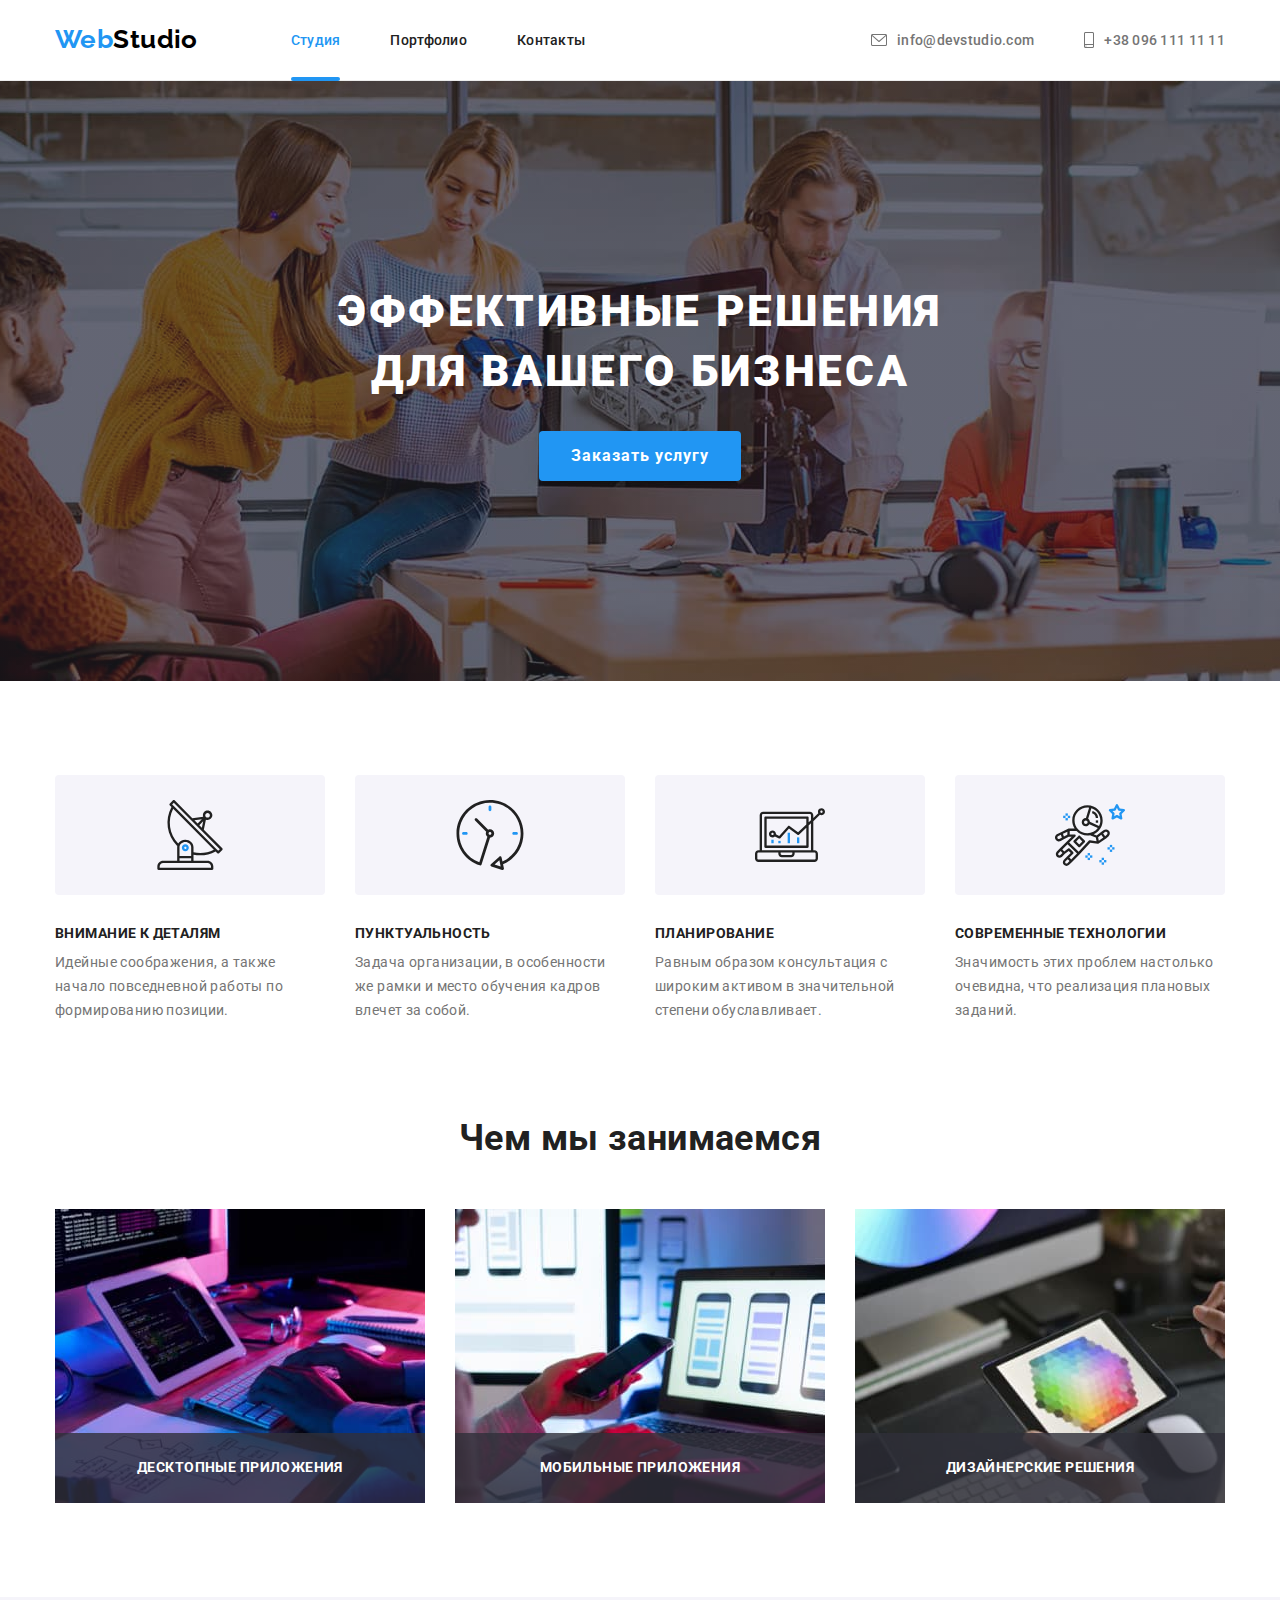
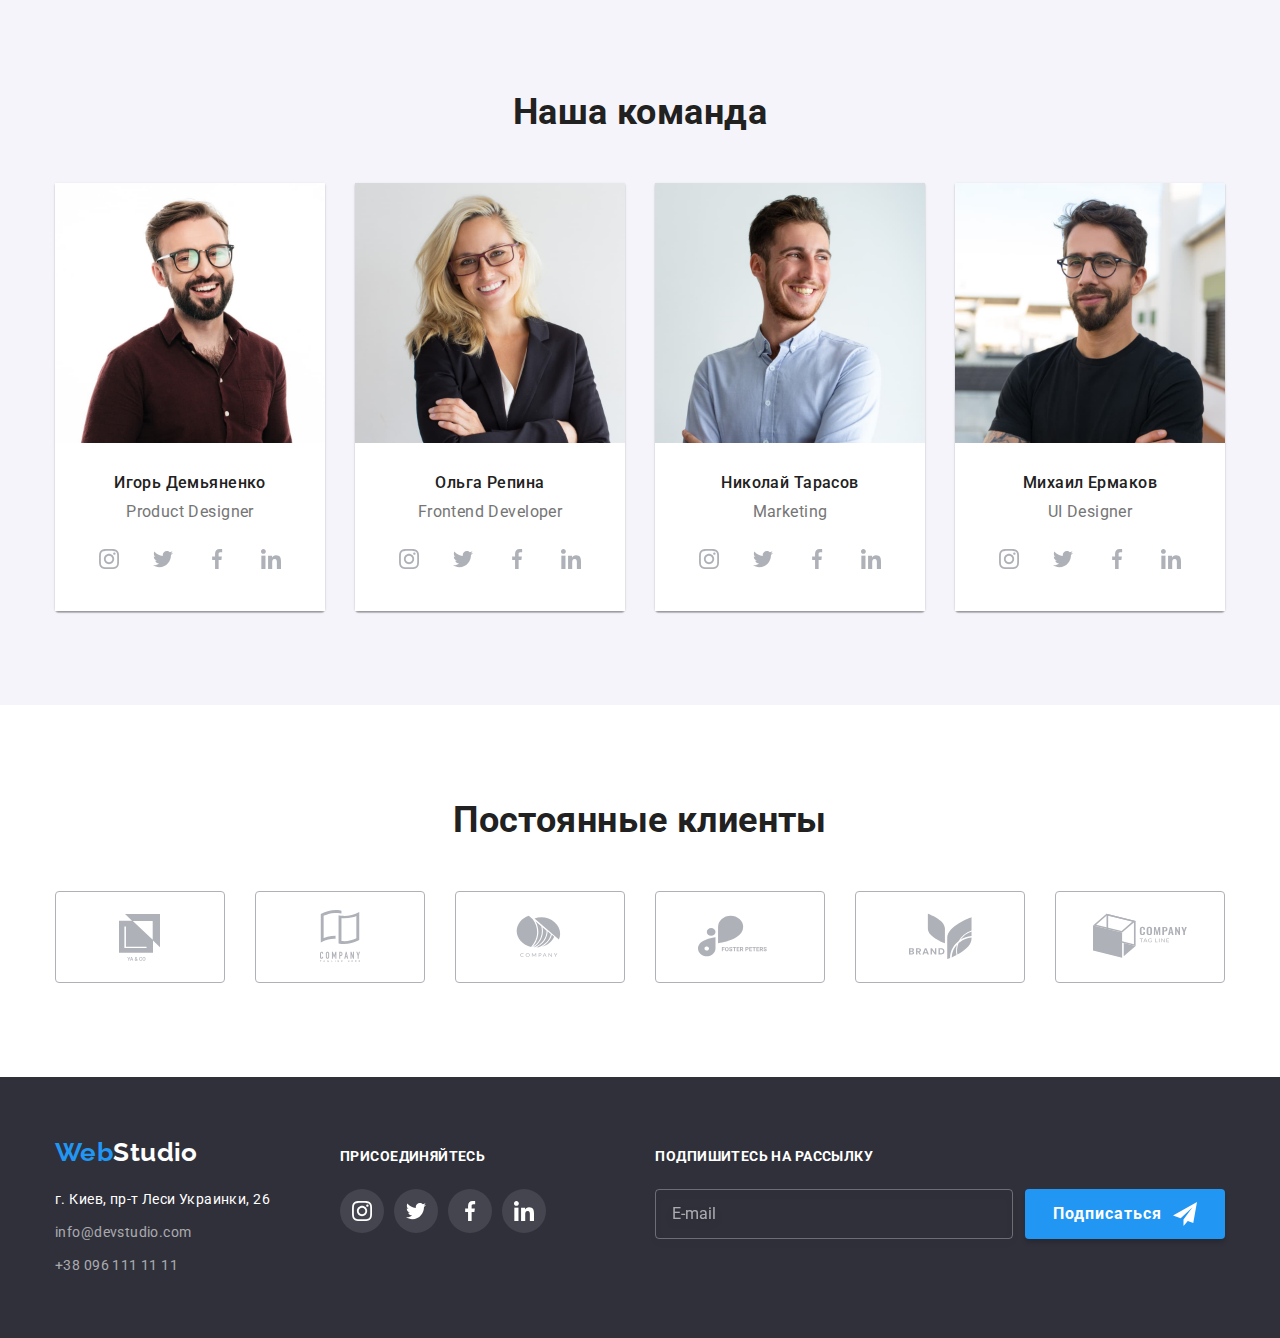
<file: index.html>
<!DOCTYPE html>
<html lang="ru">
<head>
    <meta charset="UTF-8">
    <meta http-equiv="X-UA-Compatible" content="IE=edge">
    <meta name="viewport" content="width=device-width, initial-scale=1.0">
    <title>WebStudio</title>

    <link rel="preconnect" href="https://fonts.googleapis.com">
    <link rel="preconnect" href="https://fonts.gstatic.com" crossorigin>
    <link href="https://fonts.googleapis.com/css2?family=Raleway:wght@700&family=Roboto:wght@400;500;700;900&display=swap"
        rel="stylesheet">

        <link rel="stylesheet" href="./css/main.min.css">
</head>
<body class="page">

<!-- --------------HEADER--------------- -->

    <header class="header">
        <div class="container header__container">
            <nav class="site-nav header__container">
                <a href="./index.html" class="logo link">Web<span class="header__logo">Studio</span></a>
                <ul class="site-nav__list list">
                    <li class="site-nav__item"><a href="./index.html" class="site-nav__link link current">Студия</a></li>
                    <li class="site-nav__item"><a href="./portfolio.html" class="site-nav__link link ">Портфолио</a></li>
                    <li class="site-nav__item"><a href="" class="site-nav__link link">Контакты</a></li>
                </ul>
            </nav>
            <ul class="contacts__list list">
                <li class="contacts-list__item">
                    <a class="site-nav__link link" href="mailto:info@devstudio.com">
                        <svg class="contact-list__icon" width="16" height="12">
                            <use href="./img/icons.svg#icon-envelope"></use>
                        </svg>
                        info@devstudio.com
                    </a>
                    
                </li>
                <li class="contacts-list__item">
                    <a class="site-nav__link link" href="tel:+380961111111">
                        <svg class="contact-list__icon" width="10" height="16">
                            <use href="./img/icons.svg#icon-smartphone"></use>
                        </svg>
                        +38 096 111 11 11</a>
                </li>
            </ul>
        </div>
    </header>
<!------------------------ HERO --------------------->
    <main>
            <section class="hero">
                <div class="container">
                    <h1 class="hero__title">Эффективные решения <br> для вашего бизнеса</h1>
                    <button data-modal-open type="button" class="hero__button button">Заказать услугу</button>
                </div>
            </section>

<!-- --------------------- FEATURES --------------------- -->

        <section class="features section">
            <div class="container">
                <h2 class="visually-hidden">Особенности</h2>
                <ul class="features__list list">
                    <li class="features__item">
                        <div class="features__bg">
                                <svg class="features__icon" width="70" height="70">
                                    <use href="img/icons.svg#icon-antenna" ></use>
                                </svg>
                        </div>
                        <h3 class="features__title">ВНИМАНИЕ К ДЕТАЛЯМ</h3>
                        <p class="features__paragraph">Идейные соображения, а также начало повседневной работы по формированию позиции.</p>
                    </li>
                    <li class="features__item">
                        <div class="features__bg">
                            <svg class="features__icon" width="70" height="70">
                                <use href="img/icons.svg#icon-clock"></use>
                            </svg>
                        </div>
                        <h3 class="features__title">ПУНКТУАЛЬНОСТЬ</h3>
                        <p class="features__paragraph">Задача организации, в особенности же рамки и место обучения кадров влечет за собой.</p>
                    </li>
                    <li class="features__item">
                        <div class="features__bg">
                            <svg class="features__icon" width="70" height="70">
                                <use href="img/icons.svg#icon-diagram"></use>
                            </svg>
                        </div>
                        <h3 class="features__title">ПЛАНИРОВАНИЕ</h3>
                        <p class="features__paragraph">Равным образом консультация с широким активом в значительной степени обуславливает.</p>
                    </li>
                    <li class="features__item">
                        <div class="features__bg">
                            <svg class="features__icon" width="70" height="70">
                                <use href="img/icons.svg#icon-astronaut"></use>
                            </svg>
                        </div>
                        <h3 class="features__title">СОВРЕМЕННЫЕ ТЕХНОЛОГИИ</h3>
                        <p class="features__paragraph">Значимость этих проблем настолько очевидна, что реализация плановых заданий.</p>
                    </li>
                </ul>
            </div>
        </section>

        <!-- --------------------- OUR WORK --------------------- -->

        <section class="our-work section">
            <div class="container">
                <h2 class="section__title">Чем мы занимаемся</h2>
                <ul class="list our-work__list"> 
                    <li class="our-work__item">
                            <img src="./img/work1.jpg" alt="Пишем код" width="370" height="294">
                            <div class="thumb">
                                <p class="thumb__text">Десктопные приложения</p>
                            </div>

                    </li>
                    <li class="our-work__item">
                        <img src="./img/work2.jpg" alt="Адаптируем код" width="370" height="294">
                        <div class="thumb">
                            <p class="thumb__text">Мобильные приложения</p>
                        </div>
                    </li>
                    <li class="our-work__item">
                        <img src="./img/work3.jpg" alt="Применяем стили" width="370" height="294">
                        <div class="thumb">
                            <p class="thumb__text">Дизайнерские решения</p>
                        </div>
                    </li>
                </ul>
            </div>
        </section>

<!-- --------------------- COMMAND --------------------- -->

        <section class="command section">
            <div class="container">
                <h2 class="section__title">Наша команда</h2>
                <ul class="list command__list">
                    <li class="command__item">
                        <img class="commamd__img" src="./img/team1.jpg" alt="Игорь Демьяненко" width="270" height="260">
                        <div class="command__person">
                            <h3 class="command__title">Игорь Демьяненко</h3>
                            <p class="command__paragraph">Product Designer</p>
                            <ul class="list social__list">
                                <li class="social__item">
                                    <a href="" class="social__link social__link" target="_blank" rel="noreferrer noopener">
                                        <svg class="social__icon" width="20" height="20">
                                            <use href="./img/icons.svg#icon-instagram">

                                            </use>
                                        </svg>
                                    </a>
                                </li>
                                <li class="social__item">
                                    <a href="" class="social__link social__link" target="_blank" rel="noreferrer noopener">
                                        <svg class="social__icon" width="20" height="20">
                                            <use href="./img/icons.svg#icon-twitter">
                                    
                                            </use>
                                        </svg>
                                    </a>
                                </li>
                                <li class="social__item">
                                    <a href="" class="social__link social__link" target="_blank" rel="noreferrer noopener">
                                        <svg class="social__icon" width="20" height="20">
                                            <use href="./img/icons.svg#icon-facebook">
                                    
                                            </use>
                                        </svg>
                                    </a>
                                </li>
                                <li class="social__item">
                                    <a href="" class="social__link social__link" target="_blank" rel="noreferrer noopener">
                                        <svg class="social__icon" width="20" height="20">
                                            <use href="./img/icons.svg#icon-linkedin">
                                    
                                            </use>
                                        </svg>
                                    </a>
                                </li>
                            </ul>
                        </div>
                    </li>
                    <li class="command__item">
                        <img class="commamd__img" src="./img/team2.jpg" alt="Ольга Репина" width="270" height="260">
                        <div class="command__person">
                            <h3 class="command__title">Ольга Репина</h3>
                            <p class="command__paragraph">Frontend Developer</p>
                            <ul class="list social__list">
                                <li class="social__item">
                                    <a href="" class="social__link social__link" target="_blank" rel="noreferrer noopener">
                                        <svg class="social__icon" width="20" height="20">
                                            <use href="./img/icons.svg#icon-instagram">
                            
                                            </use>
                                        </svg>
                                    </a>
                                </li>
                                <li class="social__item">
                                    <a href="" class="social__link social__link" target="_blank" rel="noreferrer noopener">
                                        <svg class="social__icon" width="20" height="20">
                                            <use href="./img/icons.svg#icon-twitter">
                            
                                            </use>
                                        </svg>
                                    </a>
                                </li>
                                <li class="social__item">
                                    <a href="" class="social__link social__link" target="_blank" rel="noreferrer noopener">
                                        <svg class="social__icon" width="20" height="20">
                                            <use href="./img/icons.svg#icon-facebook">
                            
                                            </use>
                                        </svg>
                                    </a>
                                </li>
                                <li class="social__item">
                                    <a href="" class="social__link social__link" target="_blank" rel="noreferrer noopener">
                                        <svg class="social__icon" width="20" height="20">
                                            <use href="./img/icons.svg#icon-linkedin">
                            
                                            </use>
                                        </svg>
                                    </a>
                                </li>
                            </ul>
                        </div>
                    </li>
                    <li class="command__item">
                        <img class="commamd__img" src="./img/team3.jpg" alt="Николай Тарасов" width="270" height="260">
                        <div class="command__person">
                            <h3 class="command__title">Николай Тарасов</h3>
                            <p class="command__paragraph">Marketing</p>
                            <ul class="list social__list">
                                <li class="social__item">
                                    <a href="" class="social__link social__link" target="_blank" rel="noreferrer noopener">
                                        <svg class="social__icon" width="20" height="20">
                                            <use href="./img/icons.svg#icon-instagram">
                            
                                            </use>
                                        </svg>
                                    </a>
                                </li>
                                <li class="social__item">
                                    <a href="" class="social__link social__link" target="_blank" rel="noreferrer noopener">
                                        <svg class="social__icon" width="20" height="20">
                                            <use href="./img/icons.svg#icon-twitter">
                            
                                            </use>
                                        </svg>
                                    </a>
                                </li>
                                <li class="social__item">
                                    <a href="" class="social__link social__link" target="_blank" rel="noreferrer noopener">
                                        <svg class="social__icon" width="20" height="20">
                                            <use href="./img/icons.svg#icon-facebook">
                            
                                            </use>
                                        </svg>
                                    </a>
                                </li>
                                <li class="social__item">
                                    <a href="" class="social__link social__link" target="_blank" rel="noreferrer noopener">
                                        <svg class="social__icon" width="20" height="20">
                                            <use href="./img/icons.svg#icon-linkedin">
                            
                                            </use>
                                        </svg>
                                    </a>
                                </li>
                            </ul>
                        </div>
                    </li>
                    <li class="command__item">
                        <img class="commamd__img" src="./img/team4.jpg" alt="Михаил Ермаков" width="270" height="260">
                        <div class="command__person">
                            <h3 class="command__title">Михаил Ермаков</h3>
                            <p class="command__paragraph">UI Designer</p>
                            <ul class="list social__list">
                                <li class="social__item">
                                    <a href="" class="social__link social__link" target="_blank" rel="noreferrer noopener">
                                        <svg class="social__icon" width="20" height="20">
                                            <use href="./img/icons.svg#icon-instagram">
                            
                                            </use>
                                        </svg>
                                    </a>
                                </li>
                                <li class="social__item">
                                    <a href="" class="social__link social__link" target="_blank" rel="noreferrer noopener">
                                        <svg class="social__icon" width="20" height="20">
                                            <use href="./img/icons.svg#icon-twitter">
                            
                                            </use>
                                        </svg>
                                    </a>
                                </li>
                                <li class="social__item">
                                    <a href="" class="social__link social__link" target="_blank" rel="noreferrer noopener">
                                        <svg class="social__icon" width="20" height="20">
                                            <use href="./img/icons.svg#icon-facebook">
                            
                                            </use>
                                        </svg>
                                    </a>
                                </li>
                                <li class="social__item">
                                    <a href="" class="social__link social__link" target="_blank" rel="noreferrer noopener">
                                        <svg class="social__icon" width="20" height="20">
                                            <use href="./img/icons.svg#icon-linkedin">
                            
                                            </use>
                                        </svg>
                                    </a>
                                </li>
                            </ul>
                        </div>
                    </li>
                </ul>
            </div>
        </section>

        <!-- --------------------- PARTNERS --------------------- -->

        <section class="partners section">
            <div class="container partners__content">
                <h2 class="section__title">Постоянные клиенты</h2>
                <ul class="list partners__list">
                    <li class="partners__item">
                            <a href="" class="partners__link" target="_blank" rel="noreferrer noopener">
                                <svg class="partners__icon" width="106" height="60">
                                    <use href="./img/icons.svg#icon-Logo-1" ></use>
                                </svg>
                            </a>
                    </li>
                    <li class="partners__item">
                        <a href="" class="partners__link" target="_blank" rel="noreferrer noopener">
                            <svg class="partners__icon"  width="106" height="60">
                                <use href="./img/icons.svg#icon-Logo-2"></use>
                            </svg>
                        </a>
                    </li>
                    <li class="partners__item">
                        <a href="" class="partners__link" target="_blank" rel="noreferrer noopener">
                            <svg class="partners__icon" width="106" height="60">
                                <use href="./img/icons.svg#icon-Logo-3" ></use>
                            </svg>
                        </a>
                    </li>
                    <li class="partners__item">
                        <a href="" class="partners__link" target="_blank" rel="noreferrer noopener">
                            <svg class="partners__icon" width="106" height="60">
                                <use href="./img/icons.svg#icon-Logo-4" ></use>
                            </svg>
                        </a>
                    </li>
                    <li class="partners__item">
                        <a href="" class="partners__link" target="_blank" rel="noreferrer noopener">
                            <svg class="partners__icon" width="106" height="60">
                                <use href="./img/icons.svg#icon-Logo-5" ></use>
                            </svg>
                        </a>
                    </li>
                    <li class="partners__item">
                        <a href="" class="partners__link" target="_blank" rel="noreferrer noopener">
                            <svg class="partners__icon" width="106" height="60">
                                <use href="./img/icons.svg#icon-Logo-6" ></use>
                            </svg>
                        </a>
                    </li>
                </ul>

            </div>
            
        </section>

    </main>

<!-- --------------------- FOOTER --------------------- -->

<footer class="footer">
    <div class="container footer__container">
        <div class="footer__cont-item">
            <a class="logo link" href="./index.html">Web<span class="footer__logo">Studio</span></a>
            <address class="address">
                <ul class="list">
                    <li class="adress__item">
                        <a class="address__location link" href="https://goo.gl/maps/xSkkUEiwsvb9ifkXA" target="_blank"
                            rel="noreferrer noopener">г. Киев, пр-т Леси Украинки, 26</a>
                    </li>
                    <li class="adress__item">
                        <a class="address__link link" href="mailto:info@devstudio.com">info@devstudio.com</a>
                    </li>
                    <li class="adress__item">
                        <a class="address__link link" href="tel:+380961111111">+38 096 111 11 11</a>
                    </li>
                </ul>
            </address>
        </div>


        <div class="footer__cont-item">
            <b class="footer__title">присоединяйтесь</b>
            <ul class="list social__list">
                <li class="social__item">
                    <a href="" class="footer__social-link social__link" target="_blank" rel="noreferrer noopener">
                        <svg class="social__icon" width="20" height="20">
                            <use href="./img/icons.svg#icon-instagram">

                            </use>
                        </svg>
                    </a>
                </li>
                <li class="social__item">
                    <a href="" class="footer__social-link social__link" target="_blank" rel="noreferrer noopener">
                        <svg class="social__icon" width="20" height="20">
                            <use href="./img/icons.svg#icon-twitter">

                            </use>
                        </svg>
                    </a>
                </li>
                <li class="social__item">
                    <a href="" class="footer__social-link social__link" target="_blank" rel="noreferrer noopener">
                        <svg class="social__icon" width="20" height="20">
                            <use href="./img/icons.svg#icon-facebook">

                            </use>
                        </svg>
                    </a>
                </li>
                <li class="social__item">
                    <a href="" class="footer__social-link social__link" target="_blank" rel="noreferrer noopener">
                        <svg class="social__icon" width="20" height="20">
                            <use href="./img/icons.svg#icon-linkedin">

                            </use>
                        </svg>
                    </a>
                </li>
            </ul>

        </div>

        <div class="footer__cont-item">
            <b class="footer__title">Подпишитесь на рассылку</b>
            <form class="footer-form" >
               <div class="footer-form__content"> 
                    <input type="email" name="subscribe" placeholder="E-mail" class="footer__input">
                    <button type="submit" class="button footer__submit-button">
                        Подписаться
                        <svg width="24" height="24" class="footer__submit-icon">
                            <use href="./img/icons.svg#icon-send"></use>
                        </svg>
                    </button>
               </div>
            </form>
        </div>
    </div>
</footer>

<!-- BACKDROP -->
<div data-modal class="backdrop is-hidden">
    <div class="modal">
        <button data-modal-close type="button" class="modal__button">
        <svg class="modal__icon" width="18" height="18">
            <use href="./img/icons.svg#close-black" ></use>
        </svg>
        </button>

     
            
            <form class="form">
                <b class="form__title">Оставьте свои данные, мы вам перезвоним</b>
                
                <div class="form__wrapper">
                    <div class="form__field">
                        <label for="name" class="form__lable"><span class="label__text">Имя</span></label>
                        <div class="form__wrap">
                            <input type="text" name="user-name" id="name" class="form__input">
                            <svg width="18" height="18" class="form__input-icon">
                                <use href="./img/icons.svg#person-black"></use>
                            </svg>
                        </div>
                    </div>
                    
                    <div class="form__field">
                        <label for="tel" class="form__lable"><span class="label__text">Телефон</span></label>
                    <div class="form__wrap">
                            <input type="tel" name="tel" id="tel" class="form__input">
                            <svg width="18" height="18" class="form__input-icon">
                                <use href="./img/icons.svg#phone-black"></use>
                            </svg>
                    </div>
                    </div>
        
                    <div class="form__field">
                        <label for="email" class="form__lable"><span class="label__text">Почта</span></label>
                    <div class="form__wrap">
                            <input type="email" name="email" id="email" class="form__input">
                            <svg width="18" height="18" class="form__input-icon">
                                <use href="./img/icons.svg#email-black"></use>
                            </svg>
                    </div>
                    </div>
        
                    <div class="form__field form__field-textarea">
                        <label for="comment" class="form__lable" ><span class="label__text">Комментарий</span></label>
                        <textarea name="comment" id="comment" placeholder="Введите текст" class="form__input form__textarea"></textarea>
                    </div>
                </div>

                    <label for="policy" class="privat__policy">
                    <input type="checkbox" name="policy" class="policy" id="policy" >
                    <span class="check-box"></span>
                   
                     Соглашаюсь с рассылкой и принимаю &#160;<a href="" class="privat-policy__link" target="_blank" rel="noreferrer noopener">  Условия договора</a>
                </label>

                <div class="modal__send-button">
                <button type="submit" class="modal__submit-button button">Отправить</button>
                </div>
            
            </form>
        
    </div>
</div>

<script src="./js/modal.js"></script>
</body>
</html>
</file>
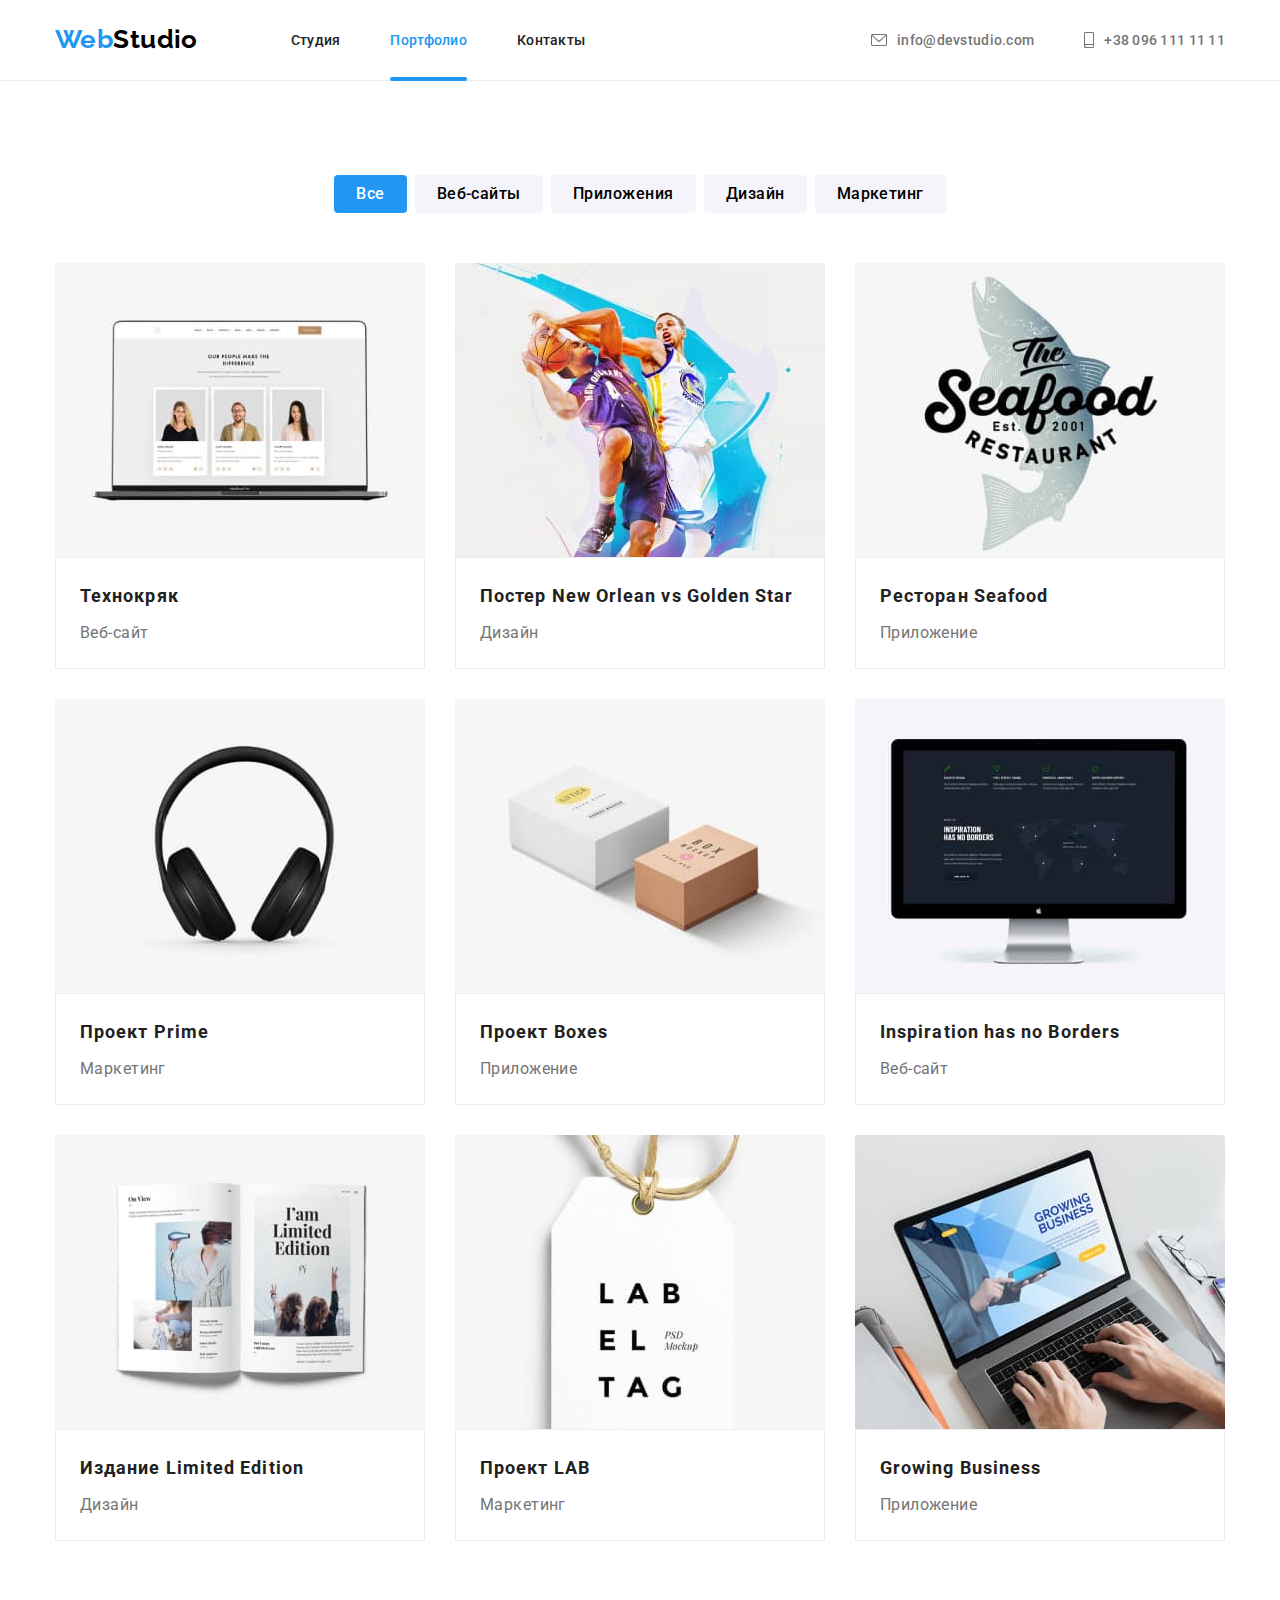
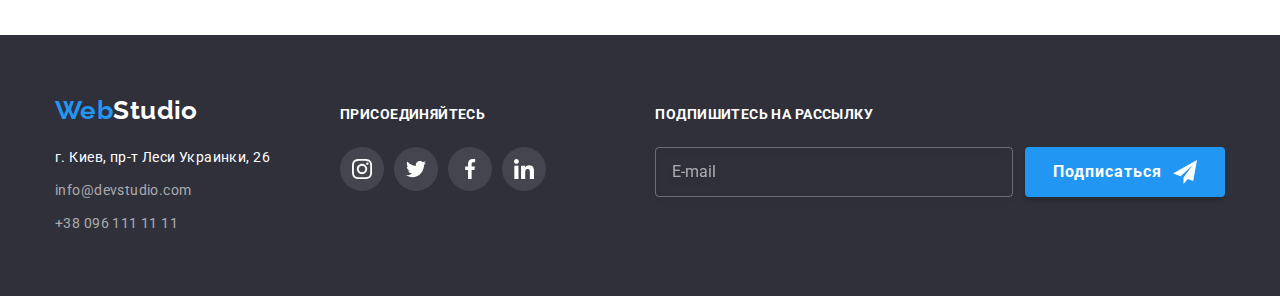
<file: portfolio.html>
<!DOCTYPE html>
<html lang="ru">
<head>
    <meta charset="UTF-8">
    <meta http-equiv="X-UA-Compatible" content="IE=edge">
    <meta name="viewport" content="width=device-width, initial-scale=1.0">
    <title>Portfolio</title>


    <link rel="preconnect" href="https://fonts.googleapis.com">
    <link rel="preconnect" href="https://fonts.gstatic.com" crossorigin>
    <link href="https://fonts.googleapis.com/css2?family=Raleway:wght@700&family=Roboto:wght@400;500;700;900&display=swap"
        rel="stylesheet">

    <link rel="stylesheet" href="./css/main.min.css">
</head>

<body class="page">
    <header class="header">
        <div class="container header__container">
            <nav class="site-nav header__container">
                <a href="./index.html" class="logo link">Web<span class="header__logo">Studio</span></a>
                <ul class="site-nav__list list">
                    <li class="site-nav__item"><a href="./index.html" class="site-nav__link link ">Студия</a></li>
                    <li class="site-nav__item"><a href="./portfolio.html" class="site-nav__link link current">Портфолио</a></li>
                    <li class="site-nav__item"><a href="" class="site-nav__link link">Контакты</a></li>
                </ul>
            </nav>
            <ul class="contacts__list list">
                <li class="contacts-list__item">
                    <a class="site-nav__link link" href="mailto:info@devstudio.com">
                        <svg class="contact-list__icon" width="16" height="12">
                            <use href="./img/icons.svg#icon-envelope"></use>
                        </svg>
                        info@devstudio.com
                    </a>
            
                </li>
                <li class="contacts-list__item">
                    <a class="site-nav__link link" href="tel:+380961111111">
                        <svg class="contact-list__icon" width="10" height="16">
                            <use href="./img/icons.svg#icon-smartphone"></use>
                        </svg>
                        +38 096 111 11 11</a>
                </li>
            </ul>
        </div>
    </header>
    <main>
        <section class="portfolio section">
            <div class="container">
            <h1 class="visually-hidden">Portfolio</h1>
            <ul class="list portfolio__filter-list">
                <li class="portfolio__button"><button class="filter__button portfolio-current-button" type="button">Все</button></li>
                <li class="portfolio__button"><button class="filter__button" type="button">Веб-сайты</button></li>
                <li class="portfolio__button"><button class="filter__button" type="button">Приложения</button></li>
                <li class="portfolio__button"><button class="filter__button" type="button">Дизайн</button></li>
                <li class="portfolio__button"><button class="filter__button" type="button">Маркетинг</button></li>
            </ul>
            <ul class="list potfolio__list">
                <li  class="portfolio__item">
                    <a class="link portfolio__link" href="" target="_blank"
                    rel="noreferrer noopener">
                        <div class="portfolio__img">
                            <img class="portfolio__item-img" src="./img/portfolio-img-1.jpg" alt="Технокряк" width="370" height="294">
                            <div class="portfolio-overlay">
                                <p class="portfolio-overlay__text">Технокряк это современная площадка распространения коронавируса. Компании
                                    используют эту платформу для цифрового
                                    шпионажа и атак на защищённые сервера конкурентов.</p>
                            </div>
                        </div>
                        <div class="portfolio-gallery__item">
                            <h3 class="portfolio-gallery">Технокряк</h3>
                            <p class="portfolio__text">Веб-сайт</p>
                        </div>
                    </a>
                </li>
                <li class="portfolio__item">
                    <a class="link portfolio__link" href="" target="_blank"
                    rel="noreferrer noopener">
                    <div class="portfolio__img">
                        <img class="portfolio__item-img" src="./img/portfolio-img-2.jpg" alt="Постер New Orlean vs Golden Star" width="370"
                            height="294">

                        <div class="portfolio-overlay">
                            <p class="portfolio-overlay__text">Технокряк это современная площадка распространения коронавируса. Компании                       используют эту платформу для цифрового
                                    шпионажа и атак на защищённые сервера конкурентов.</p>
                        </div>
                    </div>
                      
                        <div class="portfolio-gallery__item">
                            <h3 class="portfolio-gallery">Постер <span lang="en">New Orlean vs Golden Star</span></h3>
                            <p class="portfolio__text">Дизайн</p>
                        </div>
                    </a>
                </li>

                <li class="portfolio__item">
                    <a class="link portfolio__link" href="" target="_blank"
                    rel="noreferrer noopener">
                    <div class="portfolio__img">
                        <img class="portfolio__item-img" src="./img/portfolio-img-3.jpg" alt="Ресторан Seafood" width="370" height="294">
                        
                        <div class="portfolio-overlay">
                                <p class="portfolio-overlay__text">Технокряк это современная площадка распространения коронавируса. Компании
                                    используют эту платформу для цифрового
                                    шпионажа и атак на защищённые сервера конкурентов.</p>
                            </div>
                    </div>
                        
                        <div class="portfolio-gallery__item">
                            <h3 class="portfolio-gallery">Ресторан <span lang="en">Seafood</span></h3>
                            <p class="portfolio__text">Приложение</p>
                        </div>
                    </a>
                </li>

                <li class="portfolio__item">
                    <a class="link portfolio__link" href="" target="_blank"
                    rel="noreferrer noopener">
                    <div class="portfolio__img">
                    <img class="portfolio__item-img" src="./img/portfolio-img-4.jpg" alt="Проект Prime" width="370" height="294">
                        
                        <div class="portfolio-overlay">
                                <p class="portfolio-overlay__text">Технокряк это современная площадка распространения коронавируса. Компании
                                    используют эту платформу для цифрового
                                    шпионажа и атак на защищённые сервера конкурентов.</p>
                            </div>
                    </div>
                   
                    <div class="portfolio-gallery__item">
                        <h3 class="portfolio-gallery">Проект <span lang="en">Prime</span></h3>
                        <p class="portfolio__text">Маркетинг</p>
                    </div>
                    </a>
                </li>

                <li class="portfolio__item">
                    <a class="link portfolio__link" href="" target="_blank"
                    rel="noreferrer noopener">
                    <div class="portfolio__img">
                        <img class="portfolio__item-img" src="./img/portfolio-img-5.jpg" alt="Проект Boxes" width="370" height="294">

                        <div class="portfolio-overlay">
                                <p class="portfolio-overlay__text">Технокряк это современная площадка распространения коронавируса. Компании
                                    используют эту платформу для цифрового
                                    шпионажа и атак на защищённые сервера конкурентов.</p>
                            </div>
                    </div>
                        
                        <div class="portfolio-gallery__item">
                            <h3 class="portfolio-gallery">Проект <span lang="en">Boxes</span></h3>
                            <p class="portfolio__text">Приложение</p>
                        </div>
                    </a>
                </li>

                <li class="portfolio__item">
                    <a class="link portfolio__link" href="" target="_blank"
                    rel="noreferrer noopener">
                    <div class="portfolio__img">
                        <img class="portfolio__item-img" src="./img/portfolio-img-6.jpg" alt="Inspiration has no Borders" width="370"
                            height="294">

                        <div class="portfolio-overlay">
                                <p class="portfolio-overlay__text">Технокряк это современная площадка распространения коронавируса. Компании
                                    используют эту платформу для цифрового
                                    шпионажа и атак на защищённые сервера конкурентов.</p>
                            </div>
                    </div>
                       
                        <div class="portfolio-gallery__item">
                            <h3 class="portfolio-gallery"><span lang="en">Inspiration has no Borders</span></h3>
                            <p class="portfolio__text">Веб-сайт</p>
                        </div>
                    </a>
                </li>
                <li class="portfolio__item">
                    <a class="link portfolio__link" href="" target="_blank"
                    rel="noreferrer noopener">
                    <div class="portfolio__img">
                        <img class="portfolio__item-img" src="./img/portfolio-img-7.jpg" alt="Издание Limited Edition" width="370" height="294">
                        
                        <div class="portfolio-overlay">
                                <p class="portfolio-overlay__text">Технокряк это современная площадка распространения коронавируса. Компании
                                    используют эту платформу для цифрового
                                    шпионажа и атак на защищённые сервера конкурентов.</p>
                            </div>
                    </div>
                        
                        <div class="portfolio-gallery__item">
                            <h3 class="portfolio-gallery">Издание <span lang="en">Limited Edition</span></h3>
                            <p class="portfolio__text">Дизайн</p>
                        </div>
                    </a>
                </li>

                <li class="portfolio__item">
                    <a class="link portfolio__link" href="" target="_blank"
                    rel="noreferrer noopener">
                    <div class="portfolio__img">
                        <img class="portfolio__item-img" src="./img/portfolio-img-8.jpg" alt="Проект LAB" width="370" height="294">
                        
                        <div class="portfolio-overlay">
                                <p class="portfolio-overlay__text">Технокряк это современная площадка распространения коронавируса. Компании
                                    используют эту платформу для цифрового
                                    шпионажа и атак на защищённые сервера конкурентов.</p>
                            </div>
                    </div>
                       
                        <div class="portfolio-gallery__item">
                            <h3 class="portfolio-gallery">Проект <span lang="en">LAB</span></h3>
                            <p class="portfolio__text">Маркетинг</p>
                        </div>
                    </a>
                </li>

                <li class="portfolio__item">
                    <a class="link portfolio__link" href="" target="_blank"
                    rel="noreferrer noopener">
                    <div class="portfolio__img">
                        <img class="portfolio__item-img" src="./img/portfolio-img-9.jpg" alt="Growing Business" width="370" height="294">
                        
                        <div class="portfolio-overlay">
                                <p class="portfolio-overlay__text">Технокряк это современная площадка распространения коронавируса. Компании
                                    используют эту платформу для цифрового
                                    шпионажа и атак на защищённые сервера конкурентов.</p>
                            </div>
                    </div>
                       
                        <div class="portfolio-gallery__item">
                            <h2 class="portfolio-gallery"><span lang="en">Growing Business</span></h2>
                            <p class="portfolio__text">Приложение</p>
                        </div>
                    </a>
                </li>
            </ul>
            </div>
        </section>

    </main>

<footer class="footer">
    <div class="container footer__container">
        <div class="footer__cont-item">
            <a class="logo link" href="./index.html">Web<span class="footer__logo">Studio</span></a>
            <address class="address">
                <ul class="list">
                    <li class="adress__item">
                        <a class="address__location link" href="https://goo.gl/maps/xSkkUEiwsvb9ifkXA" target="_blank"
                            rel="noreferrer noopener">г. Киев, пр-т Леси Украинки, 26</a>
                    </li>
                    <li class="adress__item">
                        <a class="address__link link" href="mailto:info@devstudio.com">info@devstudio.com</a>
                    </li>
                    <li class="adress__item">
                        <a class="address__link link" href="tel:+380961111111">+38 096 111 11 11</a>
                    </li>
                </ul>
            </address>
        </div>


        <div class="footer__cont-item">
            <b class="footer__title">присоединяйтесь</b>
            <ul class="list social__list">
                <li class="social__item">
                    <a href="" class="footer__social-link social__link" target="_blank" rel="noreferrer noopener">
                        <svg class="social__icon" width="20" height="20">
                            <use href="./img/icons.svg#icon-instagram">

                            </use>
                        </svg>
                    </a>
                </li>
                <li class="social__item">
                    <a href="" class="footer__social-link social__link" target="_blank" rel="noreferrer noopener">
                        <svg class="social__icon" width="20" height="20">
                            <use href="./img/icons.svg#icon-twitter">

                            </use>
                        </svg>
                    </a>
                </li>
                <li class="social__item">
                    <a href="" class="footer__social-link social__link" target="_blank" rel="noreferrer noopener">
                        <svg class="social__icon" width="20" height="20">
                            <use href="./img/icons.svg#icon-facebook">

                            </use>
                        </svg>
                    </a>
                </li>
                <li class="social__item">
                    <a href="" class="footer__social-link social__link" target="_blank" rel="noreferrer noopener">
                        <svg class="social__icon" width="20" height="20">
                            <use href="./img/icons.svg#icon-linkedin">

                            </use>
                        </svg>
                    </a>
                </li>
            </ul>

        </div>

        <div class="footer__cont-item">
            <b class="footer__title">Подпишитесь на рассылку</b>
            <form class="footer-form">
                <div class="footer-form__content">
                    <input type="email" name="subscribe" placeholder="E-mail" class="footer__input">
                    <button type="submit" class="button footer__submit-button">
                        Подписаться
                        <svg width="24" height="24" class="footer__submit-icon">
                            <use href="./img/icons.svg#icon-send"></use>
                        </svg>
                    </button>
                </div>
            </form>
        </div>
    </div>
</footer>

</body>

</html>
</file>
<file: css/main.min.css>
:root{--primary-text-color: #212121;--logo-color: #000000;--background-color: #ffffff;--background-color-secondary: #2f303a;--accent-color: #2196f3;--optional-text-color: #757575;--footer-contacts-color: rgba(255, 255, 255, 0.6);--buttons-bgc: #f5f4fa;--background-color-hover: #188ce8;--header-bordeer-color: #ececec;--portfolio-border-color: #eeeeee;--icons-color: #afb1b8;--animation-time: 250ms;--timing-function: cubic-bezier(0.4, 0, 0.2, 1);--primamy-font-family: 'Roboto', sans-serif;--secondary-font-family: 'Raleway', sans-serif;--command-shadow: 0px 1px 3px rgba(0, 0, 0, 0.12), 0px 1px 1px rgba(0, 0, 0, 0.14),
    0px 2px 1px rgba(0, 0, 0, 0.2);--btn-shadow: 0px 4px 4px rgba(0, 0, 0, 0.15);--filter-list-shadow: 0px 3px 1px rgba(0, 0, 0, 0.1), 0px 1px 2px rgba(0, 0, 0, 0.08),
    0px 2px 2px rgba(0, 0, 0, 0.12);--portfolio-shadow: 0px 1px 1px rgba(0, 0, 0, 0.12), 0px 4px 4px rgba(0, 0, 0, 0.06),
    1px 4px 6px rgba(0, 0, 0, 0.16);border-radius:4px}.visually-hidden{position:absolute;white-space:nowrap;width:1px;height:1px;overflow:hidden;border:0;padding:0;clip:rect(0 0 0 0);clip-path:inset(50%);margin:-1px}/*! modern-normalize v1.1.0 | MIT License | https://github.com/sindresorhus/modern-normalize */*,::before,::after{box-sizing:border-box}html{line-height:1.15;-webkit-text-size-adjust:100%;-moz-tab-size:4;tab-size:4}body{margin:0;font-family:system-ui,-apple-system,"Segoe UI",Roboto,Helvetica,Arial,sans-serif,"Apple Color Emoji","Segoe UI Emoji"}hr{height:0;color:inherit}abbr[title]{text-decoration:underline dotted}b,strong{font-weight:bolder}code,kbd,samp,pre{font-family:ui-monospace, SFMono-Regular, Consolas, 'Liberation Mono', Menlo, monospace;font-size:1em}small{font-size:80%}sub,sup{font-size:75%;line-height:0;position:relative;vertical-align:baseline}sub{bottom:-0.25em}sup{top:-0.5em}table{text-indent:0;border-color:inherit}button,input,optgroup,select,textarea{font-family:inherit;font-size:100%;line-height:1.15;margin:0}button,select{text-transform:none}button,[type='button'],[type='reset'],[type='submit']{-webkit-appearance:button}::-moz-focus-inner{border-style:none;padding:0}:-moz-focusring{outline:1px dotted ButtonText}:-moz-ui-invalid{box-shadow:none}legend{padding:0}progress{vertical-align:baseline}::-webkit-inner-spin-button,::-webkit-outer-spin-button{height:auto}[type='search']{-webkit-appearance:textfield;outline-offset:-2px}::-webkit-search-decoration{-webkit-appearance:none}::-webkit-file-upload-button{-webkit-appearance:button;font:inherit}summary{display:list-item}p,h1,h2,h3,h4,h5,h6{margin:0}ul{margin:0;padding:0}button{cursor:pointer}img{display:block;max-width:100%;height:auto}.page{font-family:var(--primamy-font-family);font-size:14px;line-height:1.71;letter-spacing:0.03em;color:var(--optional-text-color)}.list{list-style:none}.link{text-decoration:none;color:inherit}.section__title{margin-bottom:50px;font-size:36px;line-height:calc(42 / 36);text-align:center;color:var(--primary-text-color)}.container{width:1200px;padding-left:15px;padding-right:15px;margin:0 auto}.section{padding-top:94px;padding-bottom:94px}.button{box-shadow:var(--btn-shadow);border-radius:4px;border:none;font-family:inherit;background-color:var(--accent-color);color:var(--background-color);text-align:center;font-size:16px;font-weight:700;line-height:calc(30 / 16);cursor:pointer;letter-spacing:0.06em;transition:background-color var(--animation-time) var(--timing-function)}.button:hover,.button:focus{background-color:var(--background-color-hover)}.backdrop{position:fixed;top:0;left:0;background:rgba(0,0,0,0.2);width:100%;height:100%;transition:opacity var(--animation-time) var(--timing-function),visibility var(--animation-time) var(--timing-function)}.backdrop.is-hidden{opacity:0;pointer-events:none;visibility:hidden}.modal{position:absolute;top:50%;left:50%;transform:translate(-50%, -50%);min-width:528px;min-height:581px;background-color:var(--background-color);box-shadow:var(--command-shadow);border-radius:4px;transition:transform var(--animation-time) var(--timing-function),opacity var(--animation-time) var(--timing-function)}.backdrop.is-hidden .modal{transform:translate(-50%, -50%) scale(0.8)}.modal__button{display:flex;justify-content:center;align-items:center;padding:0;position:absolute;top:8px;right:8px;width:30px;height:30px;border-radius:50%;background-color:var(--background-color);border:1px solid rgba(0,0,0,0.1);transition:color var(--animation-time) var(--timing-function)}.modal__button:hover,.modal__button:focus{color:var(--accent-color)}.form{padding:40px;display:flex;flex-direction:column}.form__title{font-weight:700;font-size:20px;line-height:calc(20 / 23);text-align:center;color:var(--primary-text-color);margin-bottom:12px}.form__field{display:flex;flex-direction:column}.form__field:not(:last-child){margin-bottom:10px}.form__lable{margin-bottom:4px;transition:border-color var(--animation-time) var(--timing-function)}.form__lable:focus{border-color:var(--accent-color)}.label__text{font-size:12px;line-height:calc(14 / 12);letter-spacing:0.01em}.form__wrapper{margin-bottom:20px}.form__input{border:1px solid rgba(33,33,33,0.2);border-radius:4px;height:40px;min-width:448px;margin:0;padding:0;padding-left:42px;transition:border-color var(--animation-time) var(--timing-function)}.form__input:focus,.form__input:hover{border-color:var(--accent-color);outline:none}.form__wrap{position:relative}.form__input-icon{position:absolute;top:11px;left:11px;color:var(--primary-text-color)}.form-input:focus ~ .form__input-icon,.form-input:hover ~ .form__input-icon{color:var(--accent-color)}.form__textarea{height:120px;resize:none;padding:12px 16px;transition:border-color var(--animation-time) var(--timing-function)}.form__textarea:focus,.form__textarea:hover{border-color:var(--accent-color);outline:none}.form__textarea::placeholder{color:rgba(117,117,117,0.5)}.privat__policy{display:flex;align-items:center;justify-content:center;margin-bottom:30px;line-height:1}.policy{position:absolute;white-space:nowrap;width:1px;height:1px;overflow:hidden;border:0;padding:0;clip:rect(0 0 0 0);clip-path:inset(50%);margin:-1px;transition:background-image var(--animation-time) var(--timing-function)}.check-box{display:inline-block;margin-right:10px;width:16px;height:15px;border:2px solid var(--primary-text-color);border-radius:4px;transition:border-color var(--animation-time) var(--timing-function)}.policy:hover+.check-box,.policy:focus+.check-box{border-color:var(--accent-color)}.policy:checked+.check-box{background-image:url(../img/icon-check.svg);background-position:center;background-color:var(--accent-color);background-size:contain;border-color:var(--accent-color)}.privat-policy__link{color:var(--accent-color)}.modal__send-button{display:flex;justify-content:center}.modal__submit-button{padding:10px 55px}.header{border-bottom:1px solid var(--header-bordeer-color)}.header__container{display:flex;align-items:center}.header .logo{padding-top:24px;padding-bottom:25px;margin-right:93px}.logo{display:block;color:var(--accent-color);font-family:var(--secondary-font-family);font-weight:700;font-size:26px;line-height:calc(31 / 26)}.header__logo{color:var(--logo-color)}.site-nav__list{display:flex;color:var(--primary-text-color)}.site-nav__item:not(:last-child),.contacts-list__item:not(:last-child){margin-right:50px}.contacts__list{display:flex;margin-left:auto;align-items:center}.site-nav__link{display:flex;align-items:center;padding-top:32px;padding-bottom:32px;font-weight:500;line-height:calc(16 / 14);letter-spacing:0.02em;position:relative;transition:color var(--animation-time) var(--timing-function)}.site-nav__link:hover,.site-nav__link:focus{color:var(--accent-color)}.current{color:var(--accent-color)}.current::after{content:'';height:4px;background-color:var(--accent-color);position:absolute;bottom:-1px;border-radius:2px;width:100%}.contact-list__icon{margin-right:10px;fill:var(--optional-text-color)}.hero{background-color:var(--background-color-secondary);padding-top:200px;padding-bottom:200px;text-align:center;background-image:linear-gradient(rgba(47,48,58,0.4), rgba(47,48,58,0.4)),url(../img/hero-background.jpg);background-position:center;background-repeat:no-repeat;background-size:cover, 1600px auto}.hero__title{margin-bottom:30px;font-weight:900;font-size:44px;line-height:calc(60 / 44);letter-spacing:0.06em;text-transform:uppercase;color:var(--background-color)}.hero__button{padding:10px 32px}.features{padding-bottom:0}.features__list{display:flex;flex-wrap:wrap;margin-top:-30px;margin-left:-30px}.features__item{flex-basis:calc(100% / 4 - 30px);margin-left:30px;margin-top:30px}.features__title{margin-bottom:10px;font-size:14px;line-height:calc(16 / 14);text-transform:uppercase;color:var(--primary-text-color)}.features__bg{background-color:var(--buttons-bgc);display:flex;width:100%;height:120px;align-items:center;justify-content:center;margin-bottom:30px;border-radius:4px}.our-work__list{display:flex;flex-wrap:wrap;margin-top:-30px;margin-left:-30px}.our-work__item{position:relative;flex-basis:calc(100% / 3 - 30px);margin-left:30px;margin-top:30px}.thumb{width:100%;padding:27px;background-color:rgba(47,48,58,0.8);position:absolute;bottom:0;display:flex;justify-content:center;align-items:center}.thumb__text{font-weight:700;line-height:1.14;text-align:center;text-transform:uppercase;color:var(--background-color)}.social__icon{fill:currentColor}.command__list{display:flex;flex-wrap:wrap;margin-top:-30px;margin-left:-30px}.command__title{margin-bottom:10px;font-weight:500;color:var(--primary-text-color)}.command__item{flex-basis:calc(100% / 4 - 30px);margin-left:30px;margin-top:30px;box-shadow:var(--command-shadow);border-radius:0px 0px 4px 4px}.command__person{padding-top:30px;padding-bottom:30px;background-color:var(--background-color)}.command{background-color:var(--buttons-bgc)}.command__paragraph,.command__title{font-size:16px;line-height:calc(19 / 16);text-align:center}.command__paragraph{margin-bottom:16px}.social__list{display:flex;justify-content:center}.social__link{width:44px;height:44px;display:flex;justify-content:center;align-items:center;border-radius:50%}.social__link{color:var(--icons-color);transition:color var(--animation-time) var(--timing-function),background-color var(--animation-time) var(--timing-function)}.social__link:hover,.social__link:focus{background-color:var(--accent-color);color:var(--background-color)}.social__item:not(:last-child){margin-right:10px}.partners__list{display:flex;flex-wrap:wrap;margin-top:-30px;margin-left:-30px}.partners__link{color:var(--icons-color);display:flex;width:100%;height:92px;border:1px solid var(--icons-color);border-radius:4px;justify-content:center;align-items:center;transition:border-color var(--animation-time) var(--timing-function),color var(--animation-time) var(--timing-function)}.partners__link:hover,.partners__link:focus{border-color:var(--accent-colour);color:var(--accent-color)}.partners__item{display:flex;fill:var(--icons-color) 1b8;flex-basis:calc(100% / 6 - 30px);margin-left:30px;margin-top:30px}.partners__icon{fill:currentColor}.footer{background-color:var(--background-color-secondary);padding-top:60px;padding-bottom:60px}.footer__container{display:flex;align-items:baseline}.footer .logo{margin-bottom:20px}.footer__logo{color:var(--background-color)}.address{font-style:normal}.address__location{color:var(--background-color)}.address__link{color:var(--footer-contacts-color);transition:color var(--animation-time) var(--timing-function)}.address__link:hover,.address__link:focus{color:var(--background-color)}.adress__item:not(:last-child){margin-bottom:9px}.footer__cont-item:not(:last-child){margin-right:70px}.footer__cont-item:last-child{margin-left:auto}.footer__title{font-weight:700;text-transform:uppercase;color:var(--background-color);margin-bottom:20px;display:block}.footer__social-link{color:var(--background-color);background-color:rgba(255,255,255,0.1);transition:background-color var(--animation-time) var(--timing-function)}.footer__social-link:hover,.footer__social-link:focus{background-color:var(--accent-color)}.footer-form__content{display:flex;align-items:baseline;justify-content:center}.footer__input{margin-right:12px;min-width:358px;height:50px;background-color:transparent;border:1px solid rgba(255,255,255,0.3);filter:drop-shadow(0px 4px 4px rgba(0,0,0,0.15));border-radius:4px;color:var(--background-color);padding:0 0 0 16px;transition:border-color var(--animation-time) var(--timing-function)}.footer__input:hover,.footer__input:focus{border-color:var(--accent-color);outline:none}.footer__input::placeholder{font-size:16px;line-height:1.25px;color:rgba(255,255,255,0.6);padding:15px 0px 15px 0px}.footer__submit-button{padding:10px 28px;display:flex;align-items:center;justify-content:center}.footer__submit-icon{margin-left:11px}.portfolio__filter-list{display:flex;margin-bottom:50px;align-items:center;justify-content:center}.portfolio__button:not(:last-child){margin-right:8px}.filter__button{border:none;padding:6px 22px;font-family:inherit;background-color:var(--buttons-bgc);border-radius:4px;font-weight:500;font-size:16px;line-height:calc(26 / 16);text-align:center;letter-spacing:0.03em;cursor:pointer;transition:background-color var(--animation-time) var(--timing-function),color var(--animation-time) var(--timing-function),box-shadow var(--animation-time) var(--timing-function)}.filter__button:hover,.filter__button:focus{background-color:var(--accent-color);color:var(--background-color);box-shadow:var(--filter-list-shadow)}.portfolio-current-button{background-color:var(--accent-color);color:var(--background-color)}.potfolio__list{display:flex;flex-wrap:wrap;margin-top:-30px;margin-left:-30px}.portfolio__item{flex-basis:calc(100% / 3 - 30px);justify-content:center;margin-left:30px;margin-top:30px}.portfolio__link{display:block;transition:box-shadow var(--animation-time) var(--timing-function)}.portfolio__link:focus,.portfolio__link:hover,.portfolio__link:hover .portfolio-overlay,.portfolio__link:focus .portfolio-overlay{box-shadow:var(--portfolio-shadow);transform:translateY(0)}.portfolio-gallery{margin-bottom:4px;font-weight:bold;font-size:18px;line-height:calc(36 / 18);letter-spacing:0.06em;color:var(--primary-text-color)}.portfolio-gallery__item{padding:20px 24px;border:1px solid var(--portfolio-border-color)}.portfolio__text{font-size:16px;line-height:calc(30 / 16);color:var(--optional-text-color)}.portfolio__img{position:relative;overflow:hidden}.portfolio-overlay{position:absolute;background-color:rgba(33,150,243,0.9);width:100%;height:100%;top:0;left:0;transition:transform var(--animation-time) var(--timing-function);transform:translateY(100%)}.portfolio-overlay:hover,.portfolio-overlay:focus{transform:translateY(-100%)}.portfolio-overlay__text{font-size:18px;line-height:1.56;color:var(--background-color);padding:63px 24px}
/*# sourceMappingURL=main.min.css.map */
</file>
